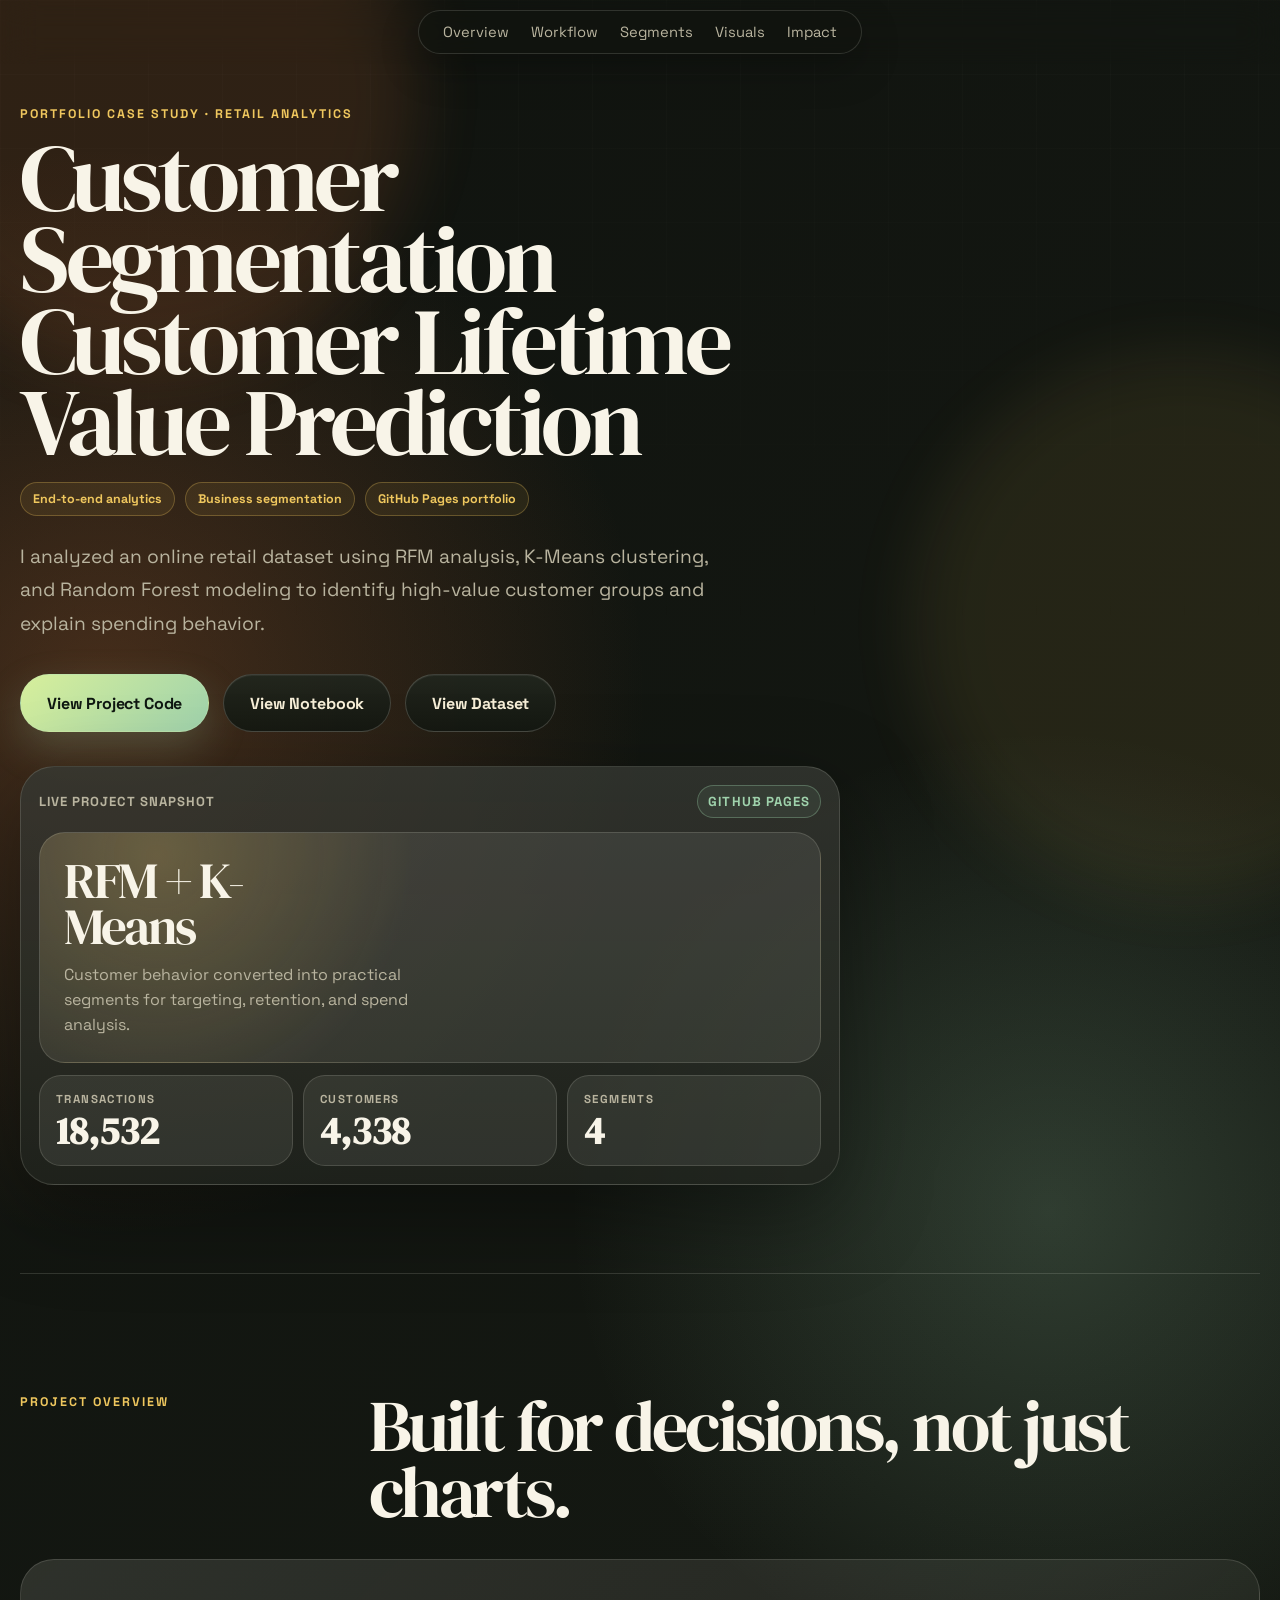
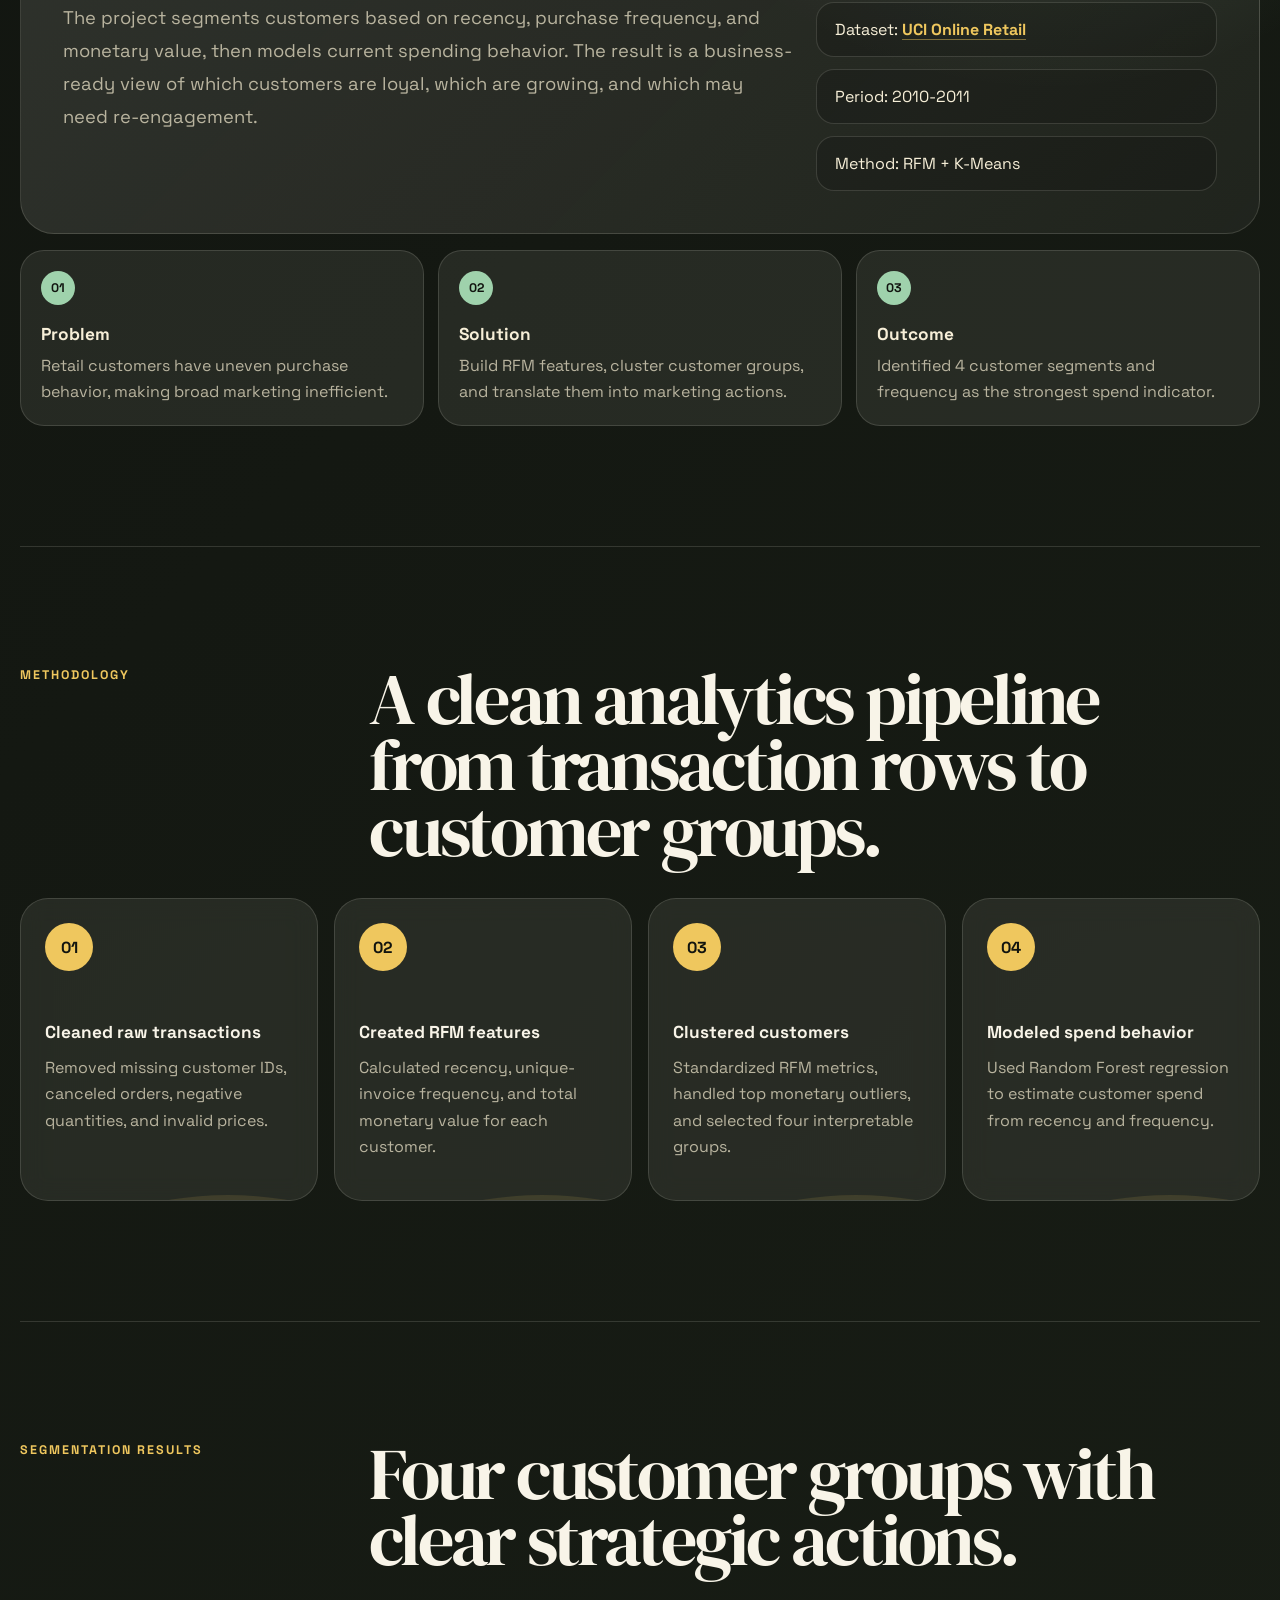
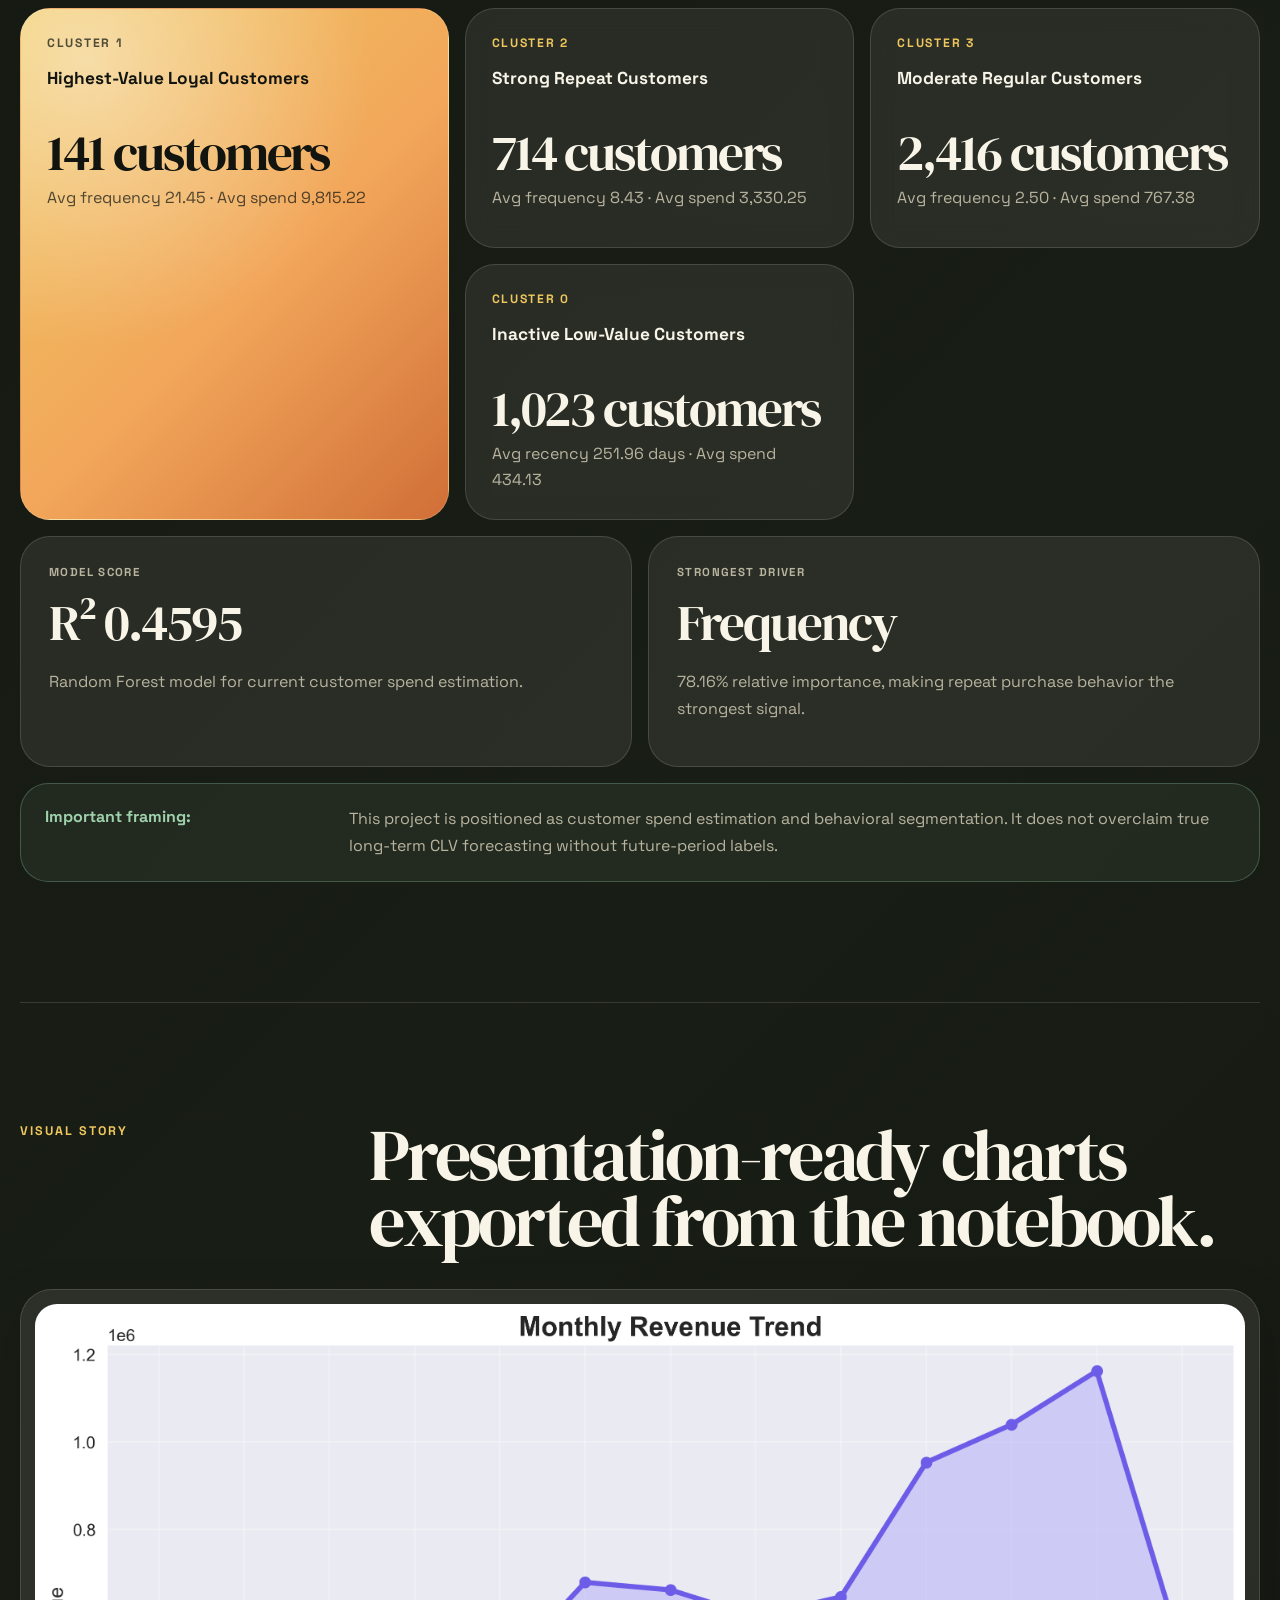
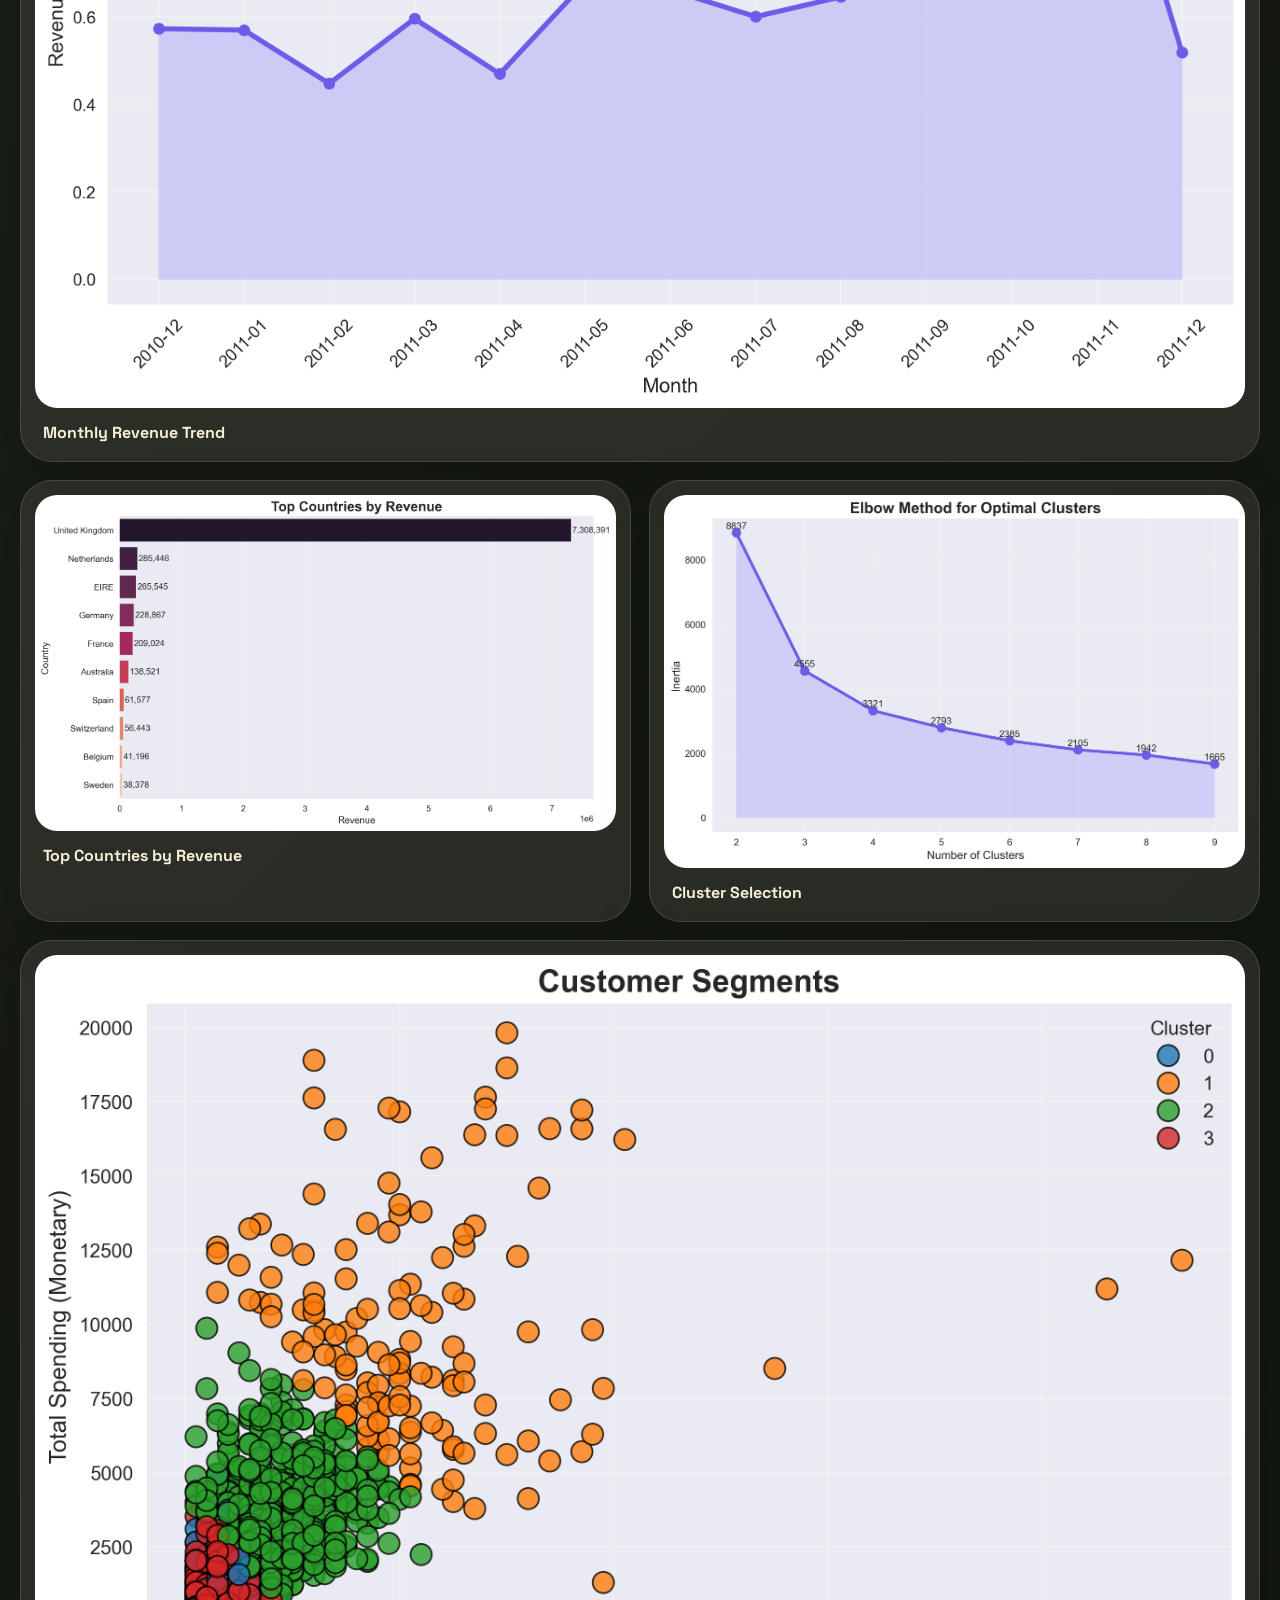
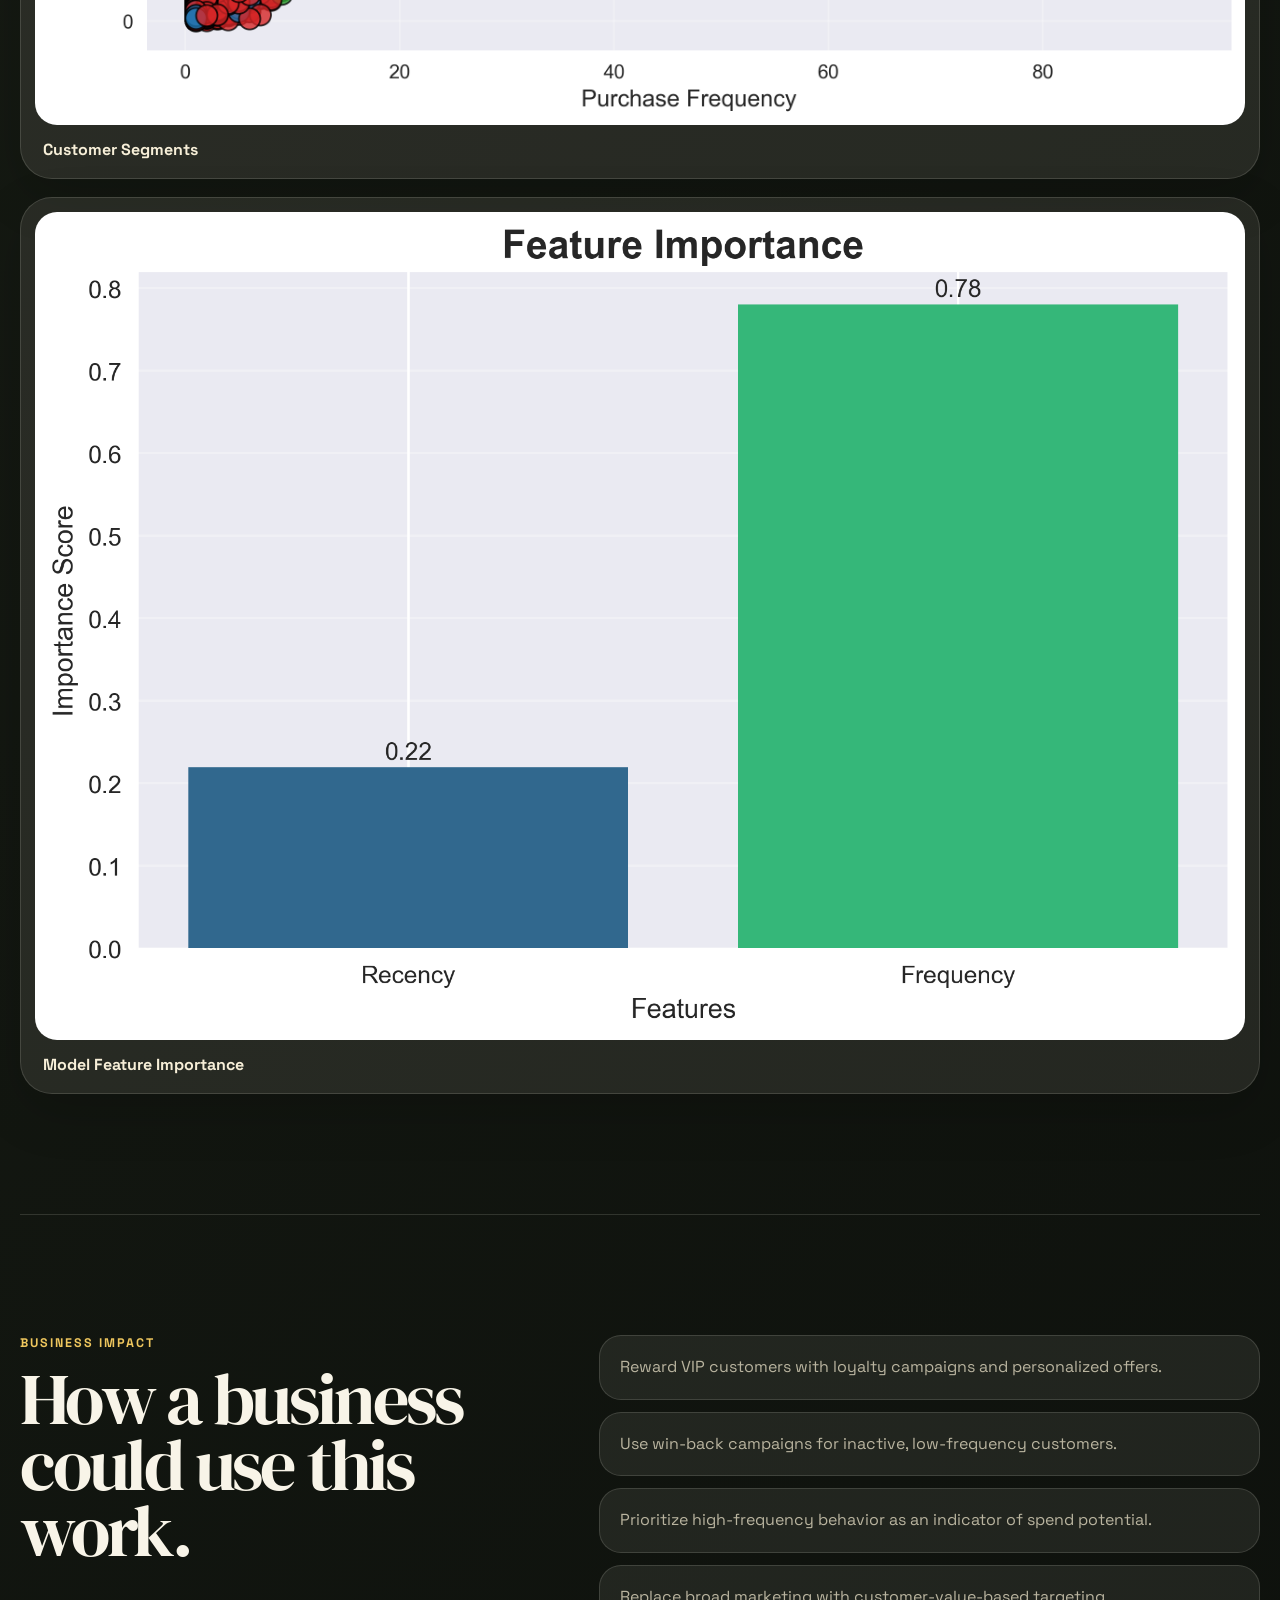
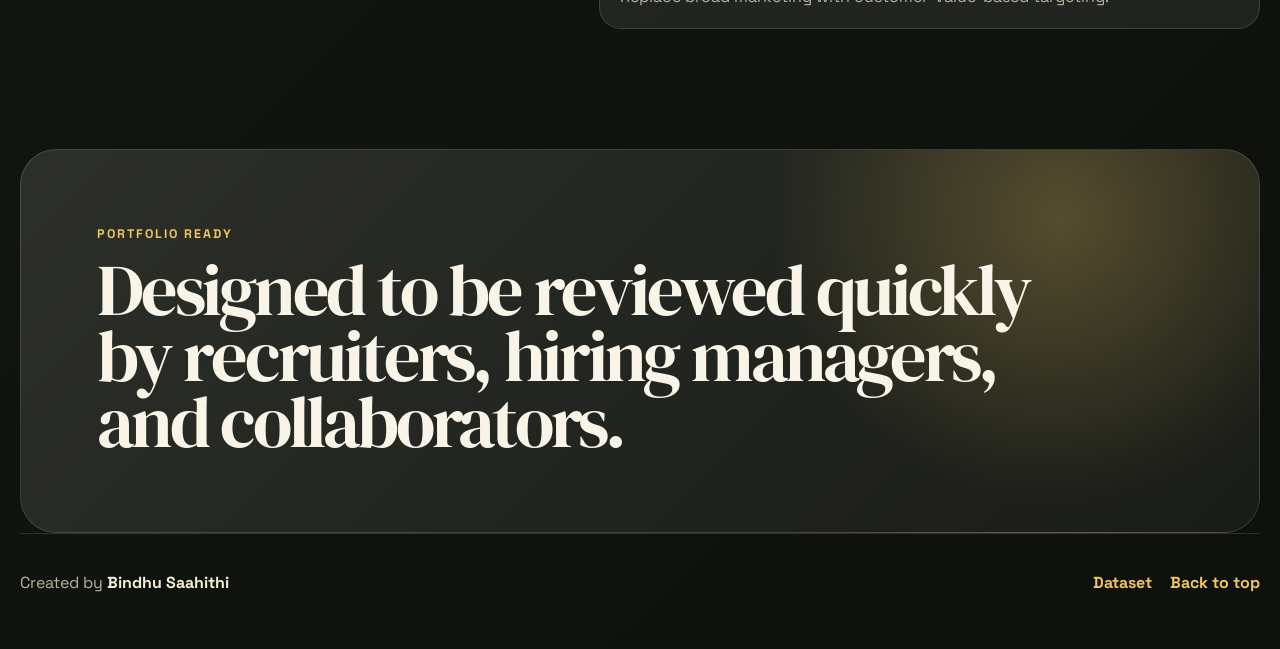
<file: index.html>
<!DOCTYPE html>
<html lang="en">
<head>
  <meta charset="UTF-8" />
  <meta name="viewport" content="width=device-width, initial-scale=1.0" />
  <meta
    name="description"
    content="A polished portfolio case study for customer segmentation and spend analysis using RFM, K-Means clustering, and Random Forest modeling."
  />
  <meta property="og:title" content="Customer Segmentation Customer Lifetime Value Prediction" />
  <meta
    property="og:description"
    content="A business-focused customer analytics portfolio project using RFM segmentation, K-Means clustering, and spend estimation."
  />
  <meta property="og:type" content="website" />
  <title>Customer Segmentation Customer Lifetime Value Prediction</title>
  <link rel="preconnect" href="https://fonts.googleapis.com" />
  <link rel="preconnect" href="https://fonts.gstatic.com" crossorigin />
  <link
    href="https://fonts.googleapis.com/css2?family=DM+Serif+Display:ital@0;1&family=Space+Grotesk:wght@400;500;600;700&display=swap"
    rel="stylesheet"
  />
  <link rel="stylesheet" href="styles.css?v=2" />
</head>
<body>
  <div class="ambient ambient-one"></div>
  <div class="ambient ambient-two"></div>

  <header class="site-header">
    <nav class="nav" aria-label="Primary navigation">
      <div class="nav-links">
        <a href="#overview">Overview</a>
        <a href="#workflow">Workflow</a>
        <a href="#segments">Segments</a>
        <a href="#visuals">Visuals</a>
        <a href="#impact">Impact</a>
      </div>
    </nav>
  </header>

  <main id="top">
    <section class="hero">
      <div class="hero-copy reveal">
        <p class="eyebrow">Portfolio Case Study · Retail Analytics</p>
        <h1>Customer Segmentation Customer Lifetime Value Prediction</h1>
        <div class="hero-badges" aria-label="Project strengths">
          <span>End-to-end analytics</span>
          <span>Business segmentation</span>
          <span>GitHub Pages portfolio</span>
        </div>
        <p class="hero-text">
          I analyzed an online retail dataset using RFM analysis, K-Means clustering, and
          Random Forest modeling to identify high-value customer groups and explain spending
          behavior.
        </p>
        <div class="hero-actions">
          <a
            class="button button-primary"
            href="https://github.com/bindhusaahithi/Customer-Segmentation-Customer-Lifetime-Value-Prediction"
            target="_blank"
            rel="noopener noreferrer"
          >
            View Project Code
          </a>
          <a
            class="button button-dark"
            href="notebooks/customer_segmentation_notebook.html"
          >
            View Notebook
          </a>
          <a
            class="button button-dark"
            href="https://archive.ics.uci.edu/ml/machine-learning-databases/00352/Online%20Retail.xlsx"
            target="_blank"
            rel="noopener noreferrer"
          >
            View Dataset
          </a>
        </div>
      </div>

      <div class="hero-panel reveal delay-one" aria-label="Project dashboard preview">
        <div class="panel-topline">
          <span>Live Project Snapshot</span>
          <span class="status-pill">GitHub Pages</span>
        </div>
        <div class="hero-summary">
          <strong>RFM + K-Means</strong>
          <p>Customer behavior converted into practical segments for targeting, retention, and spend analysis.</p>
        </div>
        <div class="metric-stack">
          <article>
            <span>Transactions</span>
            <strong>18,532</strong>
          </article>
          <article>
            <span>Customers</span>
            <strong>4,338</strong>
          </article>
          <article>
            <span>Segments</span>
            <strong>4</strong>
          </article>
        </div>
      </div>
    </section>

    <section id="overview" class="overview section reveal">
      <div class="section-kicker">
        <p class="eyebrow">Project Overview</p>
        <h2>Built for decisions, not just charts.</h2>
      </div>
      <div class="overview-card">
        <p>
          The project segments customers based on recency, purchase frequency, and monetary
          value, then models current spending behavior. The result is a business-ready view of
          which customers are loyal, which are growing, and which may need re-engagement.
        </p>
        <div class="mini-facts">
          <span>
            Dataset:
            <a
              href="https://archive.ics.uci.edu/ml/machine-learning-databases/00352/Online%20Retail.xlsx"
              target="_blank"
              rel="noopener noreferrer"
            >
              UCI Online Retail
            </a>
          </span>
          <span>Period: 2010-2011</span>
          <span>Method: RFM + K-Means</span>
        </div>
      </div>
      <div class="proof-grid">
        <article>
          <span>01</span>
          <strong>Problem</strong>
          <p>Retail customers have uneven purchase behavior, making broad marketing inefficient.</p>
        </article>
        <article>
          <span>02</span>
          <strong>Solution</strong>
          <p>Build RFM features, cluster customer groups, and translate them into marketing actions.</p>
        </article>
        <article>
          <span>03</span>
          <strong>Outcome</strong>
          <p>Identified 4 customer segments and frequency as the strongest spend indicator.</p>
        </article>
      </div>
    </section>

    <section id="workflow" class="section workflow">
      <div class="section-kicker reveal">
        <p class="eyebrow">Methodology</p>
        <h2>A clean analytics pipeline from transaction rows to customer groups.</h2>
      </div>
      <div class="timeline">
        <article class="reveal">
          <span>01</span>
          <h3>Cleaned raw transactions</h3>
          <p>Removed missing customer IDs, canceled orders, negative quantities, and invalid prices.</p>
        </article>
        <article class="reveal delay-one">
          <span>02</span>
          <h3>Created RFM features</h3>
          <p>Calculated recency, unique-invoice frequency, and total monetary value for each customer.</p>
        </article>
        <article class="reveal delay-two">
          <span>03</span>
          <h3>Clustered customers</h3>
          <p>Standardized RFM metrics, handled top monetary outliers, and selected four interpretable groups.</p>
        </article>
        <article class="reveal delay-three">
          <span>04</span>
          <h3>Modeled spend behavior</h3>
          <p>Used Random Forest regression to estimate customer spend from recency and frequency.</p>
        </article>
      </div>
    </section>

    <section id="segments" class="section segments">
      <div class="section-kicker reveal">
        <p class="eyebrow">Segmentation Results</p>
        <h2>Four customer groups with clear strategic actions.</h2>
      </div>
      <div class="segment-layout">
        <article class="segment-card vip reveal">
          <p>Cluster 1</p>
          <h3>Highest-Value Loyal Customers</h3>
          <strong>141 customers</strong>
          <span>Avg frequency 21.45 · Avg spend 9,815.22</span>
        </article>
        <article class="segment-card reveal delay-one">
          <p>Cluster 2</p>
          <h3>Strong Repeat Customers</h3>
          <strong>714 customers</strong>
          <span>Avg frequency 8.43 · Avg spend 3,330.25</span>
        </article>
        <article class="segment-card reveal delay-two">
          <p>Cluster 3</p>
          <h3>Moderate Regular Customers</h3>
          <strong>2,416 customers</strong>
          <span>Avg frequency 2.50 · Avg spend 767.38</span>
        </article>
        <article class="segment-card reveal delay-three">
          <p>Cluster 0</p>
          <h3>Inactive Low-Value Customers</h3>
          <strong>1,023 customers</strong>
          <span>Avg recency 251.96 days · Avg spend 434.13</span>
        </article>
      </div>

      <div class="model-strip reveal">
        <div>
          <span>Model Score</span>
          <strong>R² 0.4595</strong>
          <p>Random Forest model for current customer spend estimation.</p>
        </div>
        <div>
          <span>Strongest Driver</span>
          <strong>Frequency</strong>
          <p>78.16% relative importance, making repeat purchase behavior the strongest signal.</p>
        </div>
      </div>
      <div class="credibility-note reveal">
        <strong>Important framing:</strong>
        <p>
          This project is positioned as customer spend estimation and behavioral segmentation.
          It does not overclaim true long-term CLV forecasting without future-period labels.
        </p>
      </div>
    </section>

    <section id="visuals" class="section visuals">
      <div class="section-kicker reveal">
        <p class="eyebrow">Visual Story</p>
        <h2>Presentation-ready charts exported from the notebook.</h2>
      </div>
      <div class="visual-mosaic">
        <figure class="wide reveal">
          <img src="visuals/monthly_revenue.png" alt="Monthly revenue trend chart" />
          <figcaption>Monthly Revenue Trend</figcaption>
        </figure>
        <figure class="reveal delay-one">
          <img src="visuals/top_countries.png" alt="Top countries by revenue chart" />
          <figcaption>Top Countries by Revenue</figcaption>
        </figure>
        <figure class="reveal delay-two">
          <img src="visuals/elbow_method.png" alt="Elbow method chart" />
          <figcaption>Cluster Selection</figcaption>
        </figure>
        <figure class="wide reveal">
          <img src="visuals/customer_segments.png" alt="Customer segments scatter plot" />
          <figcaption>Customer Segments</figcaption>
        </figure>
        <figure class="wide reveal">
          <img src="visuals/feature_importance.png" alt="Feature importance chart" />
          <figcaption>Model Feature Importance</figcaption>
        </figure>
      </div>
    </section>

    <section id="impact" class="section impact reveal">
      <div>
        <p class="eyebrow">Business Impact</p>
        <h2>How a business could use this work.</h2>
      </div>
      <div class="impact-grid">
        <p>Reward VIP customers with loyalty campaigns and personalized offers.</p>
        <p>Use win-back campaigns for inactive, low-frequency customers.</p>
        <p>Prioritize high-frequency behavior as an indicator of spend potential.</p>
        <p>Replace broad marketing with customer-value-based targeting.</p>
      </div>
    </section>

    <section class="section closing-cta reveal">
      <p class="eyebrow">Portfolio Ready</p>
      <h2>Designed to be reviewed quickly by recruiters, hiring managers, and collaborators.</h2>
    </section>
  </main>

  <footer class="footer">
    <p>Created by <strong>Bindhu Saahithi</strong></p>
    <div class="footer-links">
      <a
        href="https://archive.ics.uci.edu/ml/machine-learning-databases/00352/Online%20Retail.xlsx"
        target="_blank"
        rel="noopener noreferrer"
      >
        Dataset
      </a>
      <a href="#top">Back to top</a>
    </div>
  </footer>
</body>
</html>
</file>
<file: styles.css>
:root {
  --ink: #f8f4e8;
  --charcoal: #11140f;
  --charcoal-soft: #181d15;
  --paper: #f7efd8;
  --muted: #b9b49f;
  --gold: #efc75e;
  --copper: #d06f38;
  --mint: #9fd2ac;
  --olive: #37462f;
  --line: rgba(248, 244, 232, 0.14);
  --glass: rgba(248, 244, 232, 0.08);
  --glass-strong: rgba(248, 244, 232, 0.13);
  --shadow: 0 28px 90px rgba(0, 0, 0, 0.36);
}

* {
  box-sizing: border-box;
}

html {
  scroll-behavior: smooth;
}

body {
  margin: 0;
  color: var(--ink);
  background:
    radial-gradient(circle at 8% 8%, rgba(208, 111, 56, 0.28), transparent 34rem),
    radial-gradient(circle at 82% 14%, rgba(159, 210, 172, 0.2), transparent 30rem),
    linear-gradient(135deg, #10130f 0%, #181d15 48%, #0d100c 100%);
  font-family: "Space Grotesk", sans-serif;
}

body::before {
  content: "";
  position: fixed;
  inset: 0;
  z-index: -3;
  opacity: 0.34;
  background-image:
    linear-gradient(rgba(248, 244, 232, 0.06) 1px, transparent 1px),
    linear-gradient(90deg, rgba(248, 244, 232, 0.06) 1px, transparent 1px);
  background-size: 74px 74px;
  mask-image: linear-gradient(to bottom, black, transparent 82%);
}

a {
  color: inherit;
  text-decoration: none;
}

img {
  max-width: 100%;
}

.ambient {
  position: fixed;
  z-index: -2;
  width: 34rem;
  height: 34rem;
  border-radius: 999px;
  filter: blur(34px);
  opacity: 0.38;
  pointer-events: none;
}

.ambient-one {
  top: -11rem;
  left: -8rem;
  background: rgba(208, 111, 56, 0.42);
}

.ambient-two {
  right: -11rem;
  top: 22rem;
  background: rgba(239, 199, 94, 0.22);
}

.site-header {
  position: sticky;
  top: 0;
  z-index: 20;
  padding: 10px clamp(18px, 4vw, 60px);
  backdrop-filter: blur(18px);
}

.nav {
  display: flex;
  align-items: center;
  justify-content: center;
  gap: 24px;
  width: max-content;
  max-width: 100%;
  margin: 0 auto;
  padding: 12px 24px;
  border: 1px solid var(--line);
  border-radius: 999px;
  background: rgba(17, 20, 15, 0.72);
  box-shadow: 0 14px 42px rgba(0, 0, 0, 0.24);
}

.nav-links {
  display: flex;
  align-items: center;
  gap: clamp(10px, 2vw, 22px);
  color: var(--muted);
  font-size: 0.92rem;
}

.nav-links a {
  transition: color 180ms ease, transform 180ms ease;
}

.nav-links a:hover {
  color: var(--ink);
  transform: translateY(-1px);
}

.hero,
.section,
.footer {
  width: min(1240px, calc(100% - 40px));
  margin: 0 auto;
}

.hero {
  display: grid;
  grid-template-columns: 1fr;
  row-gap: 34px;
  align-items: start;
  min-height: 0 !important;
  padding: clamp(18px, 3.5vw, 42px) 0 clamp(52px, 7vw, 88px);
}

.eyebrow {
  margin: 0 0 16px;
  color: var(--gold);
  font-size: 0.78rem;
  font-weight: 800;
  letter-spacing: 0.16em;
  text-transform: uppercase;
}

h1,
h2,
h3,
p {
  margin-top: 0;
}

h1,
h2 {
  font-family: "DM Serif Display", serif;
  font-weight: 400;
  letter-spacing: -0.045em;
}

h1 {
  max-width: 820px;
  margin-bottom: 26px;
  font-size: clamp(4.2rem, 7.4vw, 7.9rem);
  line-height: 0.86;
}

h2 {
  max-width: 850px;
  margin-bottom: 0;
  font-size: clamp(2.7rem, 5.6vw, 5.7rem);
  line-height: 0.92;
}

h3 {
  margin-bottom: 12px;
  font-size: 1.08rem;
  line-height: 1.12;
}

.hero-text {
  max-width: 690px;
  color: var(--muted);
  font-size: clamp(1.08rem, 1.5vw, 1.32rem);
  line-height: 1.74;
}

.hero-badges {
  display: flex;
  flex-wrap: wrap;
  gap: 10px;
  margin: -8px 0 24px;
}

.hero-badges span {
  padding: 8px 12px;
  border: 1px solid rgba(239, 199, 94, 0.28);
  border-radius: 999px;
  color: var(--gold);
  background: rgba(239, 199, 94, 0.08);
  font-size: 0.78rem;
  font-weight: 800;
}

.hero-actions {
  display: flex;
  flex-wrap: wrap;
  gap: 14px;
  margin-top: 34px;
}

.button {
  display: inline-flex;
  align-items: center;
  justify-content: center;
  min-height: 58px;
  padding: 0 26px;
  border-radius: 999px;
  font-weight: 800;
  letter-spacing: -0.01em;
  transition: transform 180ms ease, border-color 180ms ease, background 180ms ease, box-shadow 180ms ease;
}

.button:hover {
  transform: translateY(-2px);
}

.button-primary {
  color: #0f1711;
  border: 1px solid rgba(193, 232, 181, 0.34);
  background: linear-gradient(135deg, #d7ef9b, #9fd2ac);
  box-shadow: 0 16px 40px rgba(159, 210, 172, 0.22);
}

.button-dark {
  color: var(--paper);
  border: 1px solid rgba(248, 244, 232, 0.18);
  background: linear-gradient(180deg, rgba(33, 38, 30, 0.92), rgba(20, 24, 18, 0.92));
  box-shadow: inset 0 1px 0 rgba(255, 255, 255, 0.06);
}

.button-ghost {
  color: var(--paper);
  border: 1px solid rgba(248, 244, 232, 0.18);
  background: rgba(248, 244, 232, 0.06);
}

.hero-panel {
  overflow: hidden;
  width: min(100%, 820px);
  justify-self: start;
  margin-top: 0;
  padding: 18px;
  border: 1px solid var(--line);
  border-radius: 34px;
  background:
    linear-gradient(180deg, rgba(248, 244, 232, 0.13), rgba(248, 244, 232, 0.06)),
    rgba(17, 20, 15, 0.76);
  box-shadow: var(--shadow);
}

.panel-topline {
  display: flex;
  justify-content: space-between;
  align-items: center;
  gap: 14px;
  margin-bottom: 14px;
  color: var(--muted);
  font-size: 0.82rem;
  font-weight: 800;
  letter-spacing: 0.08em;
  text-transform: uppercase;
}

.status-pill {
  padding: 7px 10px;
  border: 1px solid rgba(159, 210, 172, 0.32);
  border-radius: 999px;
  color: var(--mint);
  background: rgba(159, 210, 172, 0.08);
}

.hero-summary {
  min-height: 170px;
  padding: 24px;
  border: 1px solid var(--line);
  border-radius: 26px;
  background:
    radial-gradient(circle at 15% 10%, rgba(239, 199, 94, 0.22), transparent 16rem),
    rgba(248, 244, 232, 0.08);
}

.hero-summary strong {
  display: block;
  max-width: 8ch;
  margin-bottom: 14px;
  font-family: "DM Serif Display", serif;
  font-size: clamp(2.4rem, 4vw, 4rem);
  font-weight: 400;
  line-height: 0.9;
  letter-spacing: -0.045em;
}

.hero-summary p {
  max-width: 360px;
  margin: 0;
  color: var(--muted);
  line-height: 1.55;
}

.metric-stack {
  display: grid;
  grid-template-columns: repeat(3, 1fr);
  gap: 10px;
  margin-top: 12px;
}

.metric-stack article {
  padding: 16px;
  border: 1px solid var(--line);
  border-radius: 22px;
  background: rgba(248, 244, 232, 0.08);
}

.metric-stack span,
.model-strip span {
  display: block;
  margin-bottom: 8px;
  color: var(--muted);
  font-size: 0.72rem;
  font-weight: 800;
  letter-spacing: 0.12em;
  text-transform: uppercase;
}

.metric-stack strong {
  font-family: "DM Serif Display", serif;
  font-size: clamp(1.75rem, 3vw, 2.7rem);
  line-height: 0.9;
}

.section {
  padding: clamp(72px, 10vw, 120px) 0;
  border-top: 1px solid var(--line);
}

.section-kicker {
  display: grid;
  grid-template-columns: 0.32fr 1fr;
  gap: clamp(24px, 5vw, 72px);
  align-items: start;
  margin-bottom: 34px;
}

.overview-card {
  display: grid;
  grid-template-columns: minmax(0, 1fr) 0.55fr;
  gap: 24px;
  padding: clamp(24px, 4vw, 42px);
  border: 1px solid var(--line);
  border-radius: 34px;
  background: linear-gradient(135deg, rgba(248, 244, 232, 0.12), rgba(248, 244, 232, 0.05));
}

.overview-card p {
  margin: 0;
  color: var(--muted);
  font-size: 1.15rem;
  line-height: 1.78;
}

.mini-facts {
  display: grid;
  gap: 12px;
}

.mini-facts span {
  padding: 16px 18px;
  border: 1px solid var(--line);
  border-radius: 18px;
  color: var(--paper);
  background: rgba(0, 0, 0, 0.16);
}

.mini-facts a {
  color: var(--gold);
  font-weight: 900;
  text-decoration: underline;
  text-decoration-color: rgba(239, 199, 94, 0.45);
  text-underline-offset: 4px;
}

.proof-grid {
  display: grid;
  grid-template-columns: repeat(3, 1fr);
  gap: 14px;
  margin-top: 16px;
}

.proof-grid article {
  padding: 20px;
  border: 1px solid var(--line);
  border-radius: 24px;
  background: rgba(248, 244, 232, 0.08);
}

.proof-grid span {
  display: inline-grid;
  width: 34px;
  height: 34px;
  place-items: center;
  margin-bottom: 18px;
  border-radius: 50%;
  color: #11140f;
  background: var(--mint);
  font-size: 0.78rem;
  font-weight: 900;
}

.proof-grid strong {
  display: block;
  margin-bottom: 8px;
  color: var(--paper);
  font-size: 1.08rem;
}

.proof-grid p {
  margin: 0;
  color: var(--muted);
  line-height: 1.6;
}

.timeline {
  display: grid;
  grid-template-columns: repeat(4, 1fr);
  gap: 16px;
}

.timeline article,
.segment-card,
.model-strip > div,
.impact-grid p {
  border: 1px solid var(--line);
  background: var(--glass);
  backdrop-filter: blur(12px);
}

.timeline article {
  min-height: 270px;
  padding: 24px;
  border-radius: 28px;
  position: relative;
  overflow: hidden;
}

.timeline article::after {
  content: "";
  position: absolute;
  inset: auto -20% -38% 20%;
  height: 120px;
  border-radius: 50%;
  background: rgba(239, 199, 94, 0.12);
}

.timeline article span {
  display: inline-grid;
  width: 48px;
  height: 48px;
  place-items: center;
  margin-bottom: 52px;
  border-radius: 50%;
  color: #11140f;
  background: var(--gold);
  font-weight: 900;
}

.timeline p,
.segment-card span,
.model-strip p,
.impact-grid p {
  color: var(--muted);
  line-height: 1.65;
}

.segment-layout {
  display: grid;
  grid-template-columns: 1.1fr 1fr 1fr;
  gap: 16px;
}

.segment-card {
  min-height: 240px;
  padding: 26px;
  border-radius: 30px;
}

.segment-card.vip {
  grid-row: span 2;
  color: #11140f;
  background:
    radial-gradient(circle at 15% 10%, rgba(255, 255, 255, 0.46), transparent 18rem),
    linear-gradient(135deg, var(--gold), #f2a65a 55%, var(--copper));
}

.segment-card p {
  margin-bottom: 18px;
  color: var(--gold);
  font-size: 0.76rem;
  font-weight: 900;
  letter-spacing: 0.14em;
  text-transform: uppercase;
}

.segment-card.vip p,
.segment-card.vip span {
  color: rgba(17, 20, 15, 0.72);
}

.segment-card strong {
  display: block;
  margin: 40px 0 10px;
  font-family: "DM Serif Display", serif;
  font-size: clamp(2rem, 4vw, 3.9rem);
  font-weight: 400;
  line-height: 0.9;
  letter-spacing: -0.04em;
}

.model-strip {
  display: grid;
  grid-template-columns: repeat(2, 1fr);
  gap: 16px;
  margin-top: 16px;
}

.model-strip > div {
  padding: 28px;
  border-radius: 30px;
}

.model-strip strong {
  display: block;
  margin-bottom: 12px;
  font-family: "DM Serif Display", serif;
  font-size: clamp(2.2rem, 4vw, 4rem);
  font-weight: 400;
  letter-spacing: -0.04em;
}

.credibility-note {
  display: grid;
  grid-template-columns: 0.32fr 1fr;
  gap: 20px;
  margin-top: 16px;
  padding: 22px 24px;
  border: 1px solid rgba(159, 210, 172, 0.28);
  border-radius: 28px;
  background: rgba(159, 210, 172, 0.08);
}

.credibility-note strong {
  color: var(--mint);
}

.credibility-note p {
  margin: 0;
  color: var(--muted);
  line-height: 1.65;
}

.visual-mosaic {
  display: grid;
  grid-template-columns: repeat(2, 1fr);
  gap: 18px;
}

figure {
  margin: 0;
  padding: 14px;
  border: 1px solid var(--line);
  border-radius: 32px;
  background: rgba(248, 244, 232, 0.09);
  box-shadow: 0 18px 52px rgba(0, 0, 0, 0.16);
}

figure.wide {
  grid-column: span 2;
}

figure img {
  display: block;
  width: 100%;
  border-radius: 22px;
  background: var(--paper);
}

figcaption {
  padding: 14px 8px 4px;
  color: var(--paper);
  font-weight: 800;
}

.impact {
  display: grid;
  grid-template-columns: 0.78fr 1fr;
  gap: clamp(28px, 5vw, 72px);
}

.impact-grid {
  display: grid;
  gap: 12px;
}

.impact-grid p {
  margin: 0;
  padding: 18px 20px;
  border-radius: 22px;
}

.closing-cta {
  overflow: hidden;
  position: relative;
  padding: clamp(44px, 7vw, 76px);
  border: 1px solid var(--line);
  border-radius: 36px;
  background:
    radial-gradient(circle at 84% 18%, rgba(239, 199, 94, 0.26), transparent 18rem),
    linear-gradient(135deg, rgba(248, 244, 232, 0.12), rgba(248, 244, 232, 0.05));
}

.closing-cta h2 {
  max-width: 980px;
}

.cta-actions {
  display: flex;
  flex-wrap: wrap;
  gap: 14px;
  margin-top: 32px;
}

.footer {
  display: flex;
  justify-content: space-between;
  gap: 24px;
  padding: 38px 0 56px;
  border-top: 1px solid var(--line);
  color: var(--muted);
}

.footer p {
  margin: 0;
}

.footer strong {
  color: var(--paper);
}

.footer-links {
  display: flex;
  flex-wrap: wrap;
  gap: 18px;
}

.footer a {
  color: var(--gold);
  font-weight: 900;
}

.reveal {
  animation: rise-in 720ms ease both;
}

.delay-one {
  animation-delay: 110ms;
}

.delay-two {
  animation-delay: 210ms;
}

.delay-three {
  animation-delay: 310ms;
}

@keyframes rise-in {
  from {
    opacity: 0;
    transform: translateY(24px);
  }

  to {
    opacity: 1;
    transform: translateY(0);
  }
}

@media (max-width: 1060px) {
  .hero,
  .section-kicker,
  .overview-card,
  .proof-grid,
  .credibility-note,
  .impact {
    grid-template-columns: 1fr;
  }

  .hero-panel {
    width: 100%;
    justify-self: stretch;
    margin-top: 0;
  }

  .timeline,
  .segment-layout {
    grid-template-columns: repeat(2, 1fr);
  }

  .segment-card.vip {
    grid-row: auto;
  }
}

@media (max-width: 720px) {
  .site-header {
    position: static;
  }

  .nav {
    align-items: flex-start;
    border-radius: 28px;
    width: 100%;
    justify-content: center;
  }

  .nav-links {
    justify-content: center;
    flex-wrap: wrap;
    width: 100%;
  }

  .hero {
    grid-template-columns: 1fr;
    min-height: auto;
    padding-top: 18px;
  }

  h1 {
    font-size: clamp(4rem, 18vw, 6.4rem);
  }

  .timeline,
  .segment-layout,
  .model-strip,
  .visual-mosaic,
  .metric-stack {
    grid-template-columns: 1fr;
  }

  figure.wide {
    grid-column: auto;
  }
}

@media (prefers-reduced-motion: reduce) {
  html {
    scroll-behavior: auto;
  }

  .reveal,
  .delay-one,
  .delay-two,
  .delay-three {
    animation: none;
  }
}
</file>
